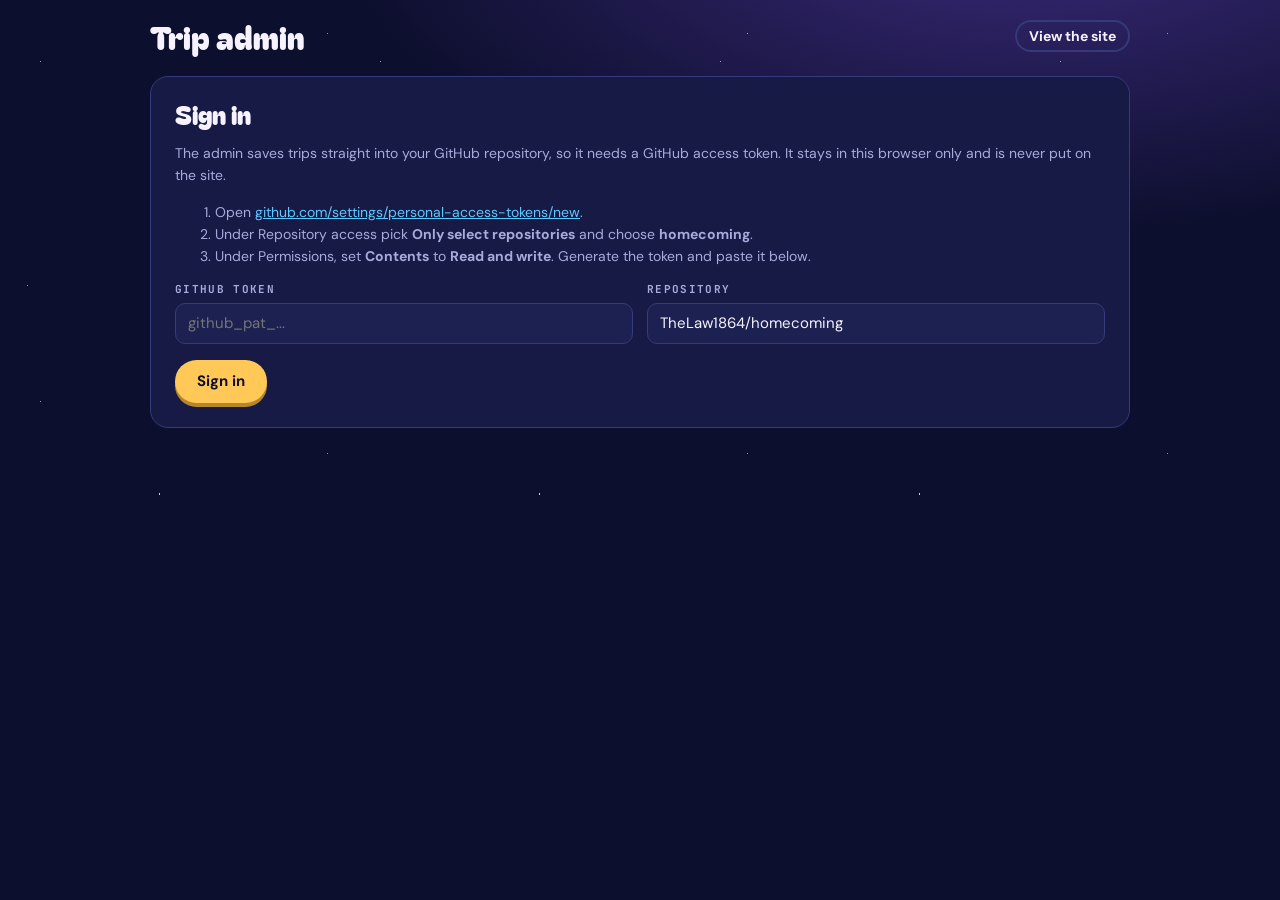
<file: admin.html>
<!doctype html>
<html lang="en">
<head>
<meta charset="utf-8">
<meta name="viewport" content="width=device-width, initial-scale=1, viewport-fit=cover">
<meta name="robots" content="noindex, nofollow">
<title>Trip Admin</title>
<link rel="preconnect" href="https://fonts.googleapis.com">
<link rel="preconnect" href="https://fonts.gstatic.com" crossorigin>
<link rel="stylesheet" href="https://fonts.googleapis.com/css2?family=Bagel+Fat+One&family=DM+Sans:opsz,wght@9..40,400;9..40,500;9..40,700&family=JetBrains+Mono:wght@500;700&display=swap">
<link rel="stylesheet" href="css/site.css?v=20260923141308">
<style>
  .wrap { max-width: 980px; margin: 0 auto; padding-block: 20px 80px; display: grid; gap: 24px; }
  header { display: flex; justify-content: space-between; align-items: center; gap: 12px; flex-wrap: wrap; }
  header h1 { font: 400 32px/1 var(--display); margin: 0; }
  .card { background: var(--night-2); border: 1px solid var(--line); border-radius: 18px; padding: clamp(16px, 3vw, 24px); display: grid; gap: 16px; }
  .card h2 { font-size: 26px; }
  .card h3 { font: 700 13px/1 var(--mono); letter-spacing: .14em; text-transform: uppercase; color: var(--gold); margin: 8px 0 0; }
  .hint { color: var(--muted); font-size: 14px; margin: 0; }
  .hint.warn { color: var(--gold); }
  .grid { display: grid; grid-template-columns: repeat(auto-fit, minmax(min(100%, 220px), 1fr)); gap: 14px; }
  .field { display: grid; gap: 6px; min-width: 0; }
  .field > span { font: 700 11px/1.2 var(--mono); letter-spacing: .12em; text-transform: uppercase; color: var(--muted); }
  input, select, textarea {
    font: 15px/1.3 var(--body); color: var(--ink); background: var(--panel); border: 1px solid var(--line);
    border-radius: 10px; padding: 10px 12px; width: 100%; min-width: 0;
  }
  input:focus, select:focus { outline: 2px solid var(--sky); outline-offset: 0; border-color: var(--sky); }
  input.code { text-transform: uppercase; font-family: var(--mono); font-weight: 700; }
  input.bad { border-color: var(--coral); }
  .resolved { font-size: 12px; color: var(--muted); min-height: 1.2em; overflow-wrap: anywhere; }
  .resolved.bad { color: var(--coral); }
  .tabs { display: flex; gap: 8px; flex-wrap: wrap; }
  .tab { background: none; border: 0; color: var(--muted); font: 700 15px/1 var(--body); padding: 10px 14px; border-radius: 999px; cursor: pointer; }
  .tab[aria-selected="true"] { background: var(--panel); color: var(--ink); }
  .row-list { display: grid; gap: 12px; }
  .flight-row { background: var(--panel); border-radius: 14px; padding: 14px; display: grid; gap: 12px; grid-template-columns: repeat(6, minmax(0, 1fr)); align-items: start; }
  .flight-row .span2 { grid-column: span 2; }
  .flight-row .span3 { grid-column: span 3; }
  .day-row { display: grid; grid-template-columns: 150px 150px 1fr 150px auto; gap: 10px; align-items: end; }
  .x { background: none; border: 1px solid var(--line); color: var(--muted); border-radius: 10px; padding: 9px 12px; cursor: pointer; font: 700 14px/1 var(--body); }
  .x:hover { color: var(--coral); border-color: var(--coral); }
  .row-actions { display: flex; gap: 10px; flex-wrap: wrap; align-items: center; }
  .trip-item { display: flex; justify-content: space-between; align-items: center; gap: 12px; flex-wrap: wrap; background: var(--panel); border-radius: 14px; padding: 14px 16px; }
  .trip-item .t { font: 400 20px/1.1 var(--display); }
  .trip-item .d { color: var(--muted); font-size: 14px; }
  .drop { border: 2px dashed var(--line); border-radius: 14px; padding: 22px; text-align: center; color: var(--muted); cursor: pointer; }
  .drop.over { border-color: var(--sky); color: var(--ink); }
  .shots { display: flex; flex-wrap: wrap; gap: 14px; }
  .shot { width: 220px; max-width: 100%; background: var(--panel); border-radius: 12px; padding: 10px; display: grid; gap: 8px; font-size: 13px; }
  .shot img { width: 100%; max-height: 180px; object-fit: contain; background: #fff; border-radius: 6px; }
  .shot label { display: flex; gap: 8px; align-items: flex-start; color: var(--muted); }
  .shot input[type="checkbox"] { width: auto; margin-top: 2px; }
  .photos { display: grid; grid-template-columns: repeat(auto-fill, minmax(170px, 1fr)); gap: 14px; }
  .photo { background: var(--panel); border-radius: 12px; padding: 10px; display: grid; gap: 8px; }
  .photo img { width: 100%; aspect-ratio: 1; object-fit: cover; border-radius: 6px; }
  .toast { position: fixed; left: 50%; bottom: calc(20px + env(safe-area-inset-bottom, 0px)); transform: translateX(-50%); z-index: 90; background: var(--ink); color: var(--night); font-weight: 700; padding: 12px 18px; border-radius: 12px; box-shadow: 0 10px 30px #0008; max-width: calc(100% - 32px); }
  .toast.err { background: var(--coral); color: #fff; }
  .savebar { position: sticky; bottom: 0; padding-block: 14px calc(14px + env(safe-area-inset-bottom, 0px)); background: linear-gradient(transparent, var(--night) 30%); display: flex; gap: 12px; flex-wrap: wrap; align-items: center; }
  @media (max-width: 720px) {
    .flight-row { grid-template-columns: 1fr 1fr; }
    .flight-row .span2, .flight-row .span3 { grid-column: 1 / -1; }
    .day-row { grid-template-columns: 1fr 1fr; }
    .day-row .what { grid-column: 1 / -1; }
  }
</style>
</head>
<body>
<main class="wrap">
  <header>
    <h1>Trip admin</h1>
    <div class="row-actions">
      <a class="btn small ghost" href="./" target="_blank" rel="noopener">View the site</a>
      <button class="btn small ghost" id="signOut" type="button" hidden>Sign out</button>
    </div>
  </header>

  <p class="hint" id="loading" hidden>Signing you in...</p>

  <!-- Sign in -->
  <section class="card" id="connect" hidden>
    <h2>Sign in</h2>
    <p class="hint">The admin saves trips straight into your GitHub repository, so it needs a GitHub access token. It stays in this browser only and is never put on the site.</p>
    <ol class="hint">
      <li>Open <a href="https://github.com/settings/personal-access-tokens/new" target="_blank" rel="noopener">github.com/settings/personal-access-tokens/new</a>.</li>
      <li>Under Repository access pick <b>Only select repositories</b> and choose <b id="repoName">homecoming</b>.</li>
      <li>Under Permissions, set <b>Contents</b> to <b>Read and write</b>. Generate the token and paste it below.</li>
    </ol>
    <div class="grid">
      <label class="field"><span>GitHub token</span><input id="ghToken" type="password" autocomplete="off" placeholder="github_pat_..."></label>
      <label class="field"><span>Repository</span><input id="ghRepo" type="text" autocomplete="off"></label>
    </div>
    <div class="row-actions"><button class="btn" id="connectBtn" type="button">Sign in</button><span class="hint" id="connectMsg"></span></div>
  </section>

  <!-- Signed in -->
  <div id="app" hidden>
    <nav class="tabs" role="tablist">
      <button class="tab" role="tab" data-tab="trips" aria-selected="true" type="button">Trips</button>
      <button class="tab" role="tab" data-tab="photos" aria-selected="false" type="button">Photos</button>
      <button class="tab" role="tab" data-tab="why" aria-selected="false" type="button">Why home?</button>
      <button class="tab" role="tab" data-tab="settings" aria-selected="false" type="button">Settings</button>
    </nav>

    <section id="tab-trips" class="card" style="margin-top:16px">
      <div class="row-actions" style="justify-content:space-between">
        <h2>Trips</h2>
        <button class="btn small" id="newTrip" type="button">Add a trip</button>
      </div>
      <div class="row-list" id="tripList"></div>
    </section>

    <section id="editor" class="card" style="margin-top:16px" hidden>
      <h2 id="editorTitle">New trip</h2>

      <h3>1. Flight screenshot</h3>
      <div class="drop" id="drop" tabindex="0" role="button">Drop your itinerary screenshot here, or click to choose one</div>
      <input id="shotInput" type="file" accept="image/*" multiple hidden>
      <div class="shots" id="shots"></div>
      <div class="row-actions">
        <button class="btn small" id="readBtn" type="button" disabled>Read flights from screenshot</button>
        <span class="hint" id="readMsg"></span>
      </div>

      <h3>2. The trip</h3>
      <div class="grid">
        <label class="field"><span>Trip name</span><input id="tTitle" type="text" placeholder="MKTE Nairobi"></label>
        <label class="field"><span>Destination</span><input id="tDest" type="text" placeholder="Nairobi"></label>
        <label class="field"><span>Destination airport</span><input id="tDestAp" class="code" type="text" maxlength="3" placeholder="NBO"><span class="resolved" id="tDestApR"></span></label>
      </div>
      <div class="grid">
        <label class="field"><span>Leaves home (<em class="homeCity">home</em> time)</span><input id="tLeave" type="datetime-local"></label>
        <label class="field"><span>Back home (<em class="homeCity">home</em> time)</span><input id="tHome" type="datetime-local"></label>
      </div>
      <p class="hint">Your best guess for walking out the door and getting back through it. The countdown runs to these times.</p>

      <h3>3. Flights</h3>
      <div class="row-list" id="flightRows"></div>
      <div class="row-actions"><button class="btn small ghost" id="addFlight" type="button">Add a flight</button></div>

      <h3>4. Day by day</h3>
      <p class="hint">One line per day or run of days, e.g. 6 to 8 October, "Attending MKTE".</p>
      <div class="row-list" id="dayRows"></div>
      <div class="row-actions">
        <button class="btn small ghost" id="addDay" type="button">Add a day</button>
        <button class="btn small ghost" id="fillDays" type="button">Add flying days from the flights</button>
      </div>

      <div class="savebar">
        <button class="btn" id="saveTrip" type="button">Save trip</button>
        <button class="btn ghost" id="cancelTrip" type="button">Cancel</button>
        <span class="hint" id="saveMsg"></span>
      </div>
    </section>

    <section id="tab-photos" class="card" style="margin-top:16px" hidden>
      <div class="row-actions" style="justify-content:space-between">
        <h2>Photos</h2>
        <button class="btn small" data-add type="button">Add photos</button>
      </div>
      <p class="hint">These rotate on the home page and fill the photo wall. The first one shows first.</p>
      <input data-input type="file" accept="image/*" multiple hidden>
      <div class="photos" data-grid></div>
      <div class="row-actions"><button class="btn" data-save type="button">Save photos</button><span class="hint" data-msg></span></div>
    </section>

    <section id="tab-why" class="card" style="margin-top:16px" hidden>
      <div class="row-actions" style="justify-content:space-between">
        <h2>Why home?</h2>
        <button class="btn small" data-add type="button">Add photos</button>
      </div>
      <p class="hint">Family, friends and animals for the "Why am I so excited to go home?" section. Say who's in each one.</p>
      <input data-input type="file" accept="image/*" multiple hidden>
      <div class="photos" data-grid></div>
      <div class="row-actions"><button class="btn" data-save type="button">Save</button><span class="hint" data-msg></span></div>
    </section>

    <section id="tab-settings" class="card" style="margin-top:16px" hidden>
      <h2>Settings</h2>
      <div class="grid">
        <label class="field"><span>Your name</span><input id="sName" type="text"></label>
        <label class="field"><span>Home city</span><input id="sCity" type="text"></label>
        <label class="field"><span>Home airport</span><input id="sAirport" class="code" type="text" maxlength="3"><span class="resolved" id="sAirportR"></span></label>
      </div>
      <div class="row-actions"><button class="btn" id="saveSettings" type="button">Save settings</button><span class="hint" id="settingsMsg"></span></div>

      <h3>Reading screenshots</h3>
      <p class="hint">To fill in flights from a screenshot, add a Claude API key from <a href="https://console.anthropic.com/settings/keys" target="_blank" rel="noopener">console.anthropic.com</a>. It's kept in this browser only. Each screenshot costs a few cents.</p>
      <div class="grid">
        <label class="field"><span>Claude API key</span><input id="aiKey" type="password" autocomplete="off" placeholder="sk-ant-..."></label>
      </div>
      <div class="row-actions"><button class="btn small ghost" id="saveKey" type="button">Save key in this browser</button><span class="hint" id="keyMsg"></span></div>
    </section>
  </div>
</main>

<script src="js/common.js?v=20260923141308"></script>
<script type="module" src="js/admin.js?v=20260923141308"></script>
</body>
</html>
</file>
<file: css/site.css>
/* A night sky over the ocean: one deliberate dark look for the whole site */
:root {
  color-scheme: dark;
  --night: #0d0f2e;
  --night-2: #171a45;
  --panel: #1d2152;
  --line: #343a7a;
  --ink: #f7f2ff;
  --muted: #a7abdb;
  --coral: #ff6b5a;
  --gold: #ffc857;
  --sky: #5cc8ff;
  --mint: #6ff0b4;
  --paper: #fbf8f2;
  --paper-ink: #1d1a3d;
  --display: "Bagel Fat One", "Arial Rounded MT Bold", "Trebuchet MS", system-ui, sans-serif;
  --body: "DM Sans", system-ui, -apple-system, "Segoe UI", sans-serif;
  --mono: "JetBrains Mono", ui-monospace, "SF Mono", Menlo, monospace;
}
* { box-sizing: border-box; }
html { background: var(--night); }
body {
  margin: 0;
  background:
    radial-gradient(1px 1px at 12% 18%, #fff9 50%, transparent 51%),
    radial-gradient(1px 1px at 78% 8%, #fff8 50%, transparent 51%),
    radial-gradient(1.5px 1.5px at 42% 30%, #fffc 50%, transparent 51%),
    radial-gradient(1px 1px at 90% 44%, #fff7 50%, transparent 51%),
    radial-gradient(1px 1px at 6% 62%, #fff8 50%, transparent 51%),
    radial-gradient(1.5px 1.5px at 64% 70%, #fffa 50%, transparent 51%),
    radial-gradient(1px 1px at 30% 88%, #fff6 50%, transparent 51%),
    radial-gradient(ellipse 90% 60% at 80% -10%, #3b2a7a 0%, transparent 60%),
    radial-gradient(ellipse 70% 50% at 0% 110%, #5a2150 0%, transparent 60%),
    var(--night);
  background-size: 340px 340px, 420px 420px, 380px 380px, 300px 300px, 460px 460px, 360px 360px, 400px 400px, 100% 100%, 100% 100%, auto;
  background-attachment: fixed;
  color: var(--ink);
  font: 16px/1.55 var(--body);
  padding-inline: 16px;
  overflow-x: hidden;
  padding-top: env(safe-area-inset-top, 0px);
  padding-bottom: env(safe-area-inset-bottom, 0px);
}
a { color: var(--sky); }
.btn {
  font: 700 15px/1 var(--body); color: var(--night); background: var(--gold);
  border: 0; border-radius: 999px; padding: 14px 22px; cursor: pointer;
  box-shadow: 0 4px 0 #b5862a; transition: transform .1s, box-shadow .1s;
  text-decoration: none; display: inline-flex; align-items: center; gap: 8px;
}
.btn:hover { transform: translateY(-1px); }
.btn:active { transform: translateY(3px); box-shadow: 0 1px 0 #b5862a; }
.btn.ghost { background: transparent; color: var(--ink); box-shadow: inset 0 0 0 2px var(--line); }
.btn.small { padding: 9px 14px; font-size: 14px; }
.btn:disabled { opacity: .5; cursor: default; transform: none; }
:focus-visible { outline: 3px solid var(--sky); outline-offset: 3px; }
h2 { font: 400 clamp(30px, 4.5vw, 44px)/1 var(--display); margin: 0; text-wrap: balance; }
.sub { color: var(--muted); margin: 6px 0 0; }
.label { font: 700 11px/1 var(--mono); letter-spacing: .16em; text-transform: uppercase; color: var(--muted); }
@media (prefers-reduced-motion: reduce) {
  *, *::before, *::after { animation: none !important; transition: none !important; }
}
[hidden] { display: none !important; }
</file>
